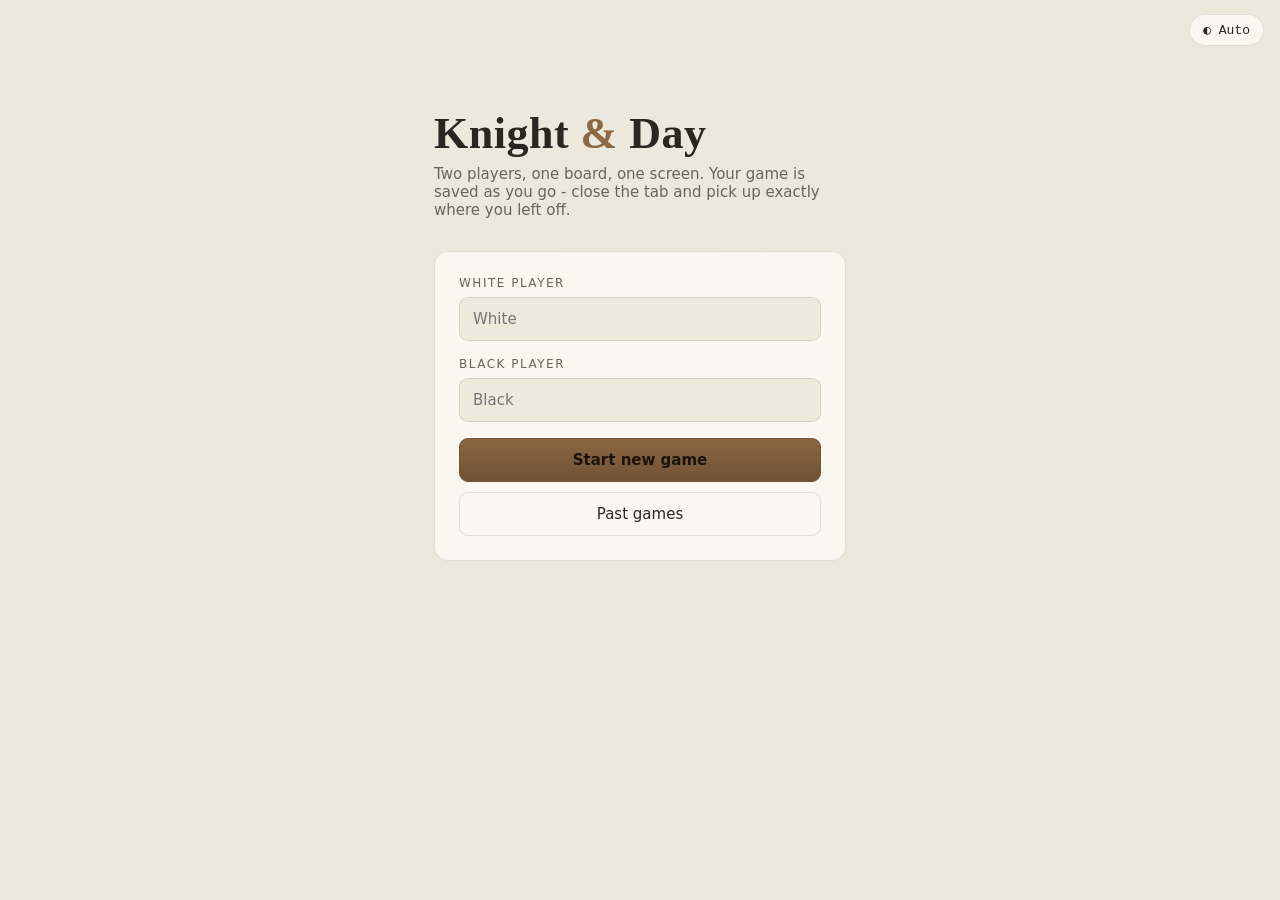
<file: frontend/index.html>
<!DOCTYPE html>
<html lang="en">
<head>
  <meta charset="UTF-8" />
  <meta name="viewport" content="width=device-width, initial-scale=1.0" />
  <title>Knight &amp; Day - Chess</title>
  <script src="js/theme.js"></script>
  <link rel="stylesheet" href="css/style.css" />
</head>
<body>
  <button id="themeBtn" class="theme-btn" onclick="cycleTheme()">◐ Auto</button>

  <main class="menu">
    <h1 class="brand">Knight&nbsp;<span class="accent">&amp;</span>&nbsp;Day</h1>
    <p class="tagline">Two players, one board, one screen. Your game is saved as you go -
      close the tab and pick up exactly where you left off.</p>

    <div class="card">
      <div class="field">
        <label for="white">White player</label>
        <input id="white" type="text" placeholder="White" maxlength="24" />
      </div>
      <div class="field">
        <label for="black">Black player</label>
        <input id="black" type="text" placeholder="Black" maxlength="24" />
      </div>

      <button id="start" class="btn btn-primary">Start new game</button>
      <button id="continue" class="btn btn-ghost" style="display:none;">Continue last game</button>
      <button id="history" class="btn btn-ghost">Past games</button>
    </div>
  </main>

  <div id="toast" class="toast"></div>

  <script src="js/config.js"></script>
  <script src="js/menu.js"></script>
</body>
</html>
</file>
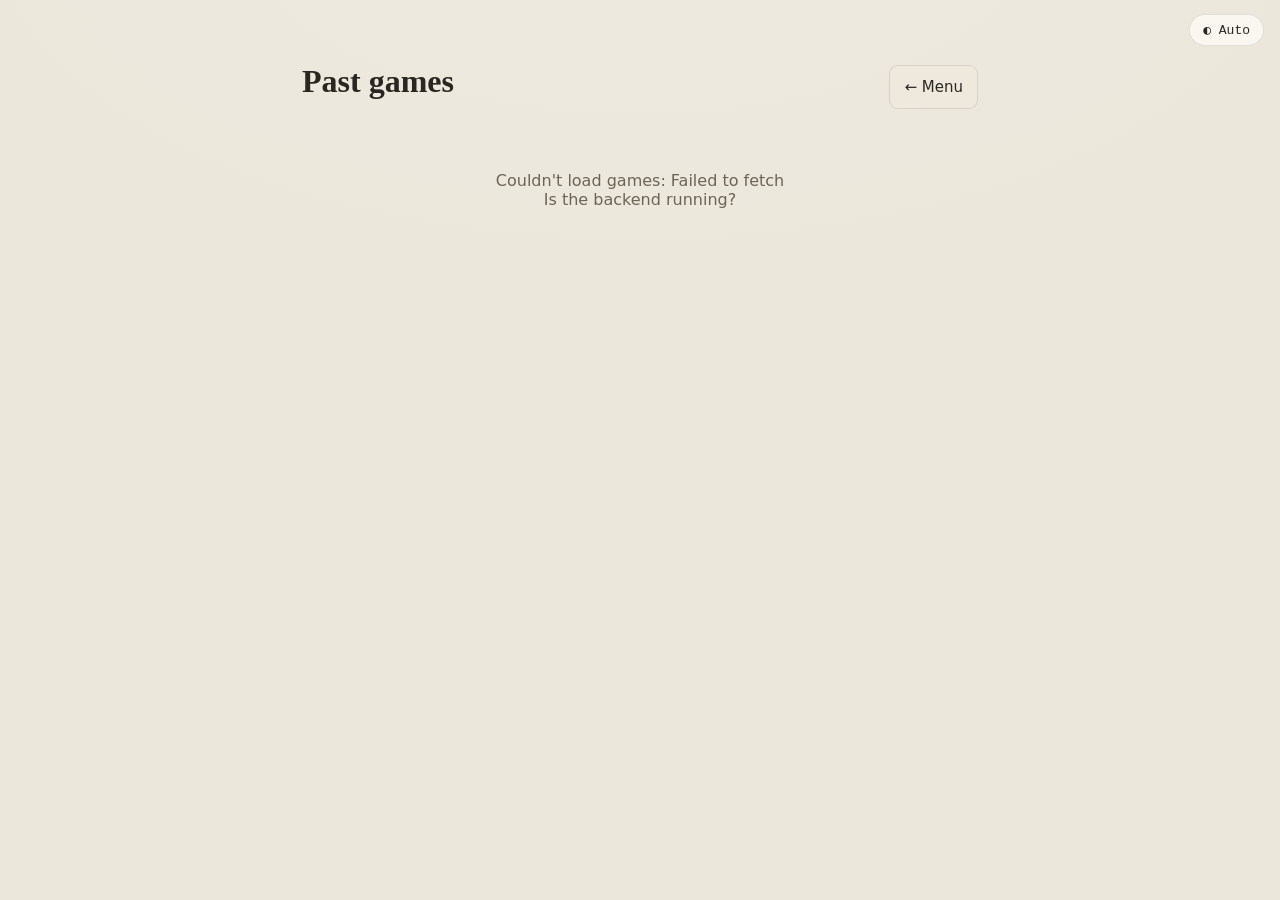
<file: frontend/history.html>
<!DOCTYPE html>
<html lang="en">
<head>
  <meta charset="UTF-8" />
  <meta name="viewport" content="width=device-width, initial-scale=1.0" />
  <title>Past games - Chess</title>
  <script src="js/theme.js"></script>
  <link rel="stylesheet" href="css/style.css" />
</head>
<body>
  <button id="themeBtn" class="theme-btn" onclick="cycleTheme()">◐ Auto</button>

  <main class="page">
    <div class="page-head">
      <h1>Past games</h1>
      <button id="back" class="btn" style="width:auto;">← Menu</button>
    </div>
    <div id="list" class="history-list">
      <div class="empty-state">Loading…</div>
    </div>
  </main>

  <div id="toast" class="toast"></div>

  <script src="js/config.js"></script>
  <script src="js/history.js"></script>
</body>
</html>
</file>
<file: frontend/css/style.css>
/* ============================================================
   Theme tokens. Dark is the default; light is applied either
   automatically (OS preference) or manually (data-theme).
   ============================================================ */
:root {
  --bg:        #1b1d23;
  --panel:     #23262e;
  --panel-2:   #2b2f39;
  --text:      #ece6d8;
  --muted:     #8a8f99;
  --walnut:    #b5895c;
  --walnut-dk: #8c6843;
  --line:      rgba(255,255,255,0.08);
  --stripe:    rgba(255,255,255,0.03);
  --danger:    #c2625a;
  --success:   #6f9e6b;
  --hl-last:   rgba(181,137,92,0.50);   /* last move */
  --hl-check:  rgba(196,72,64,0.60);    /* king in check */
  --dot:       rgba(20,20,20,0.22);     /* legal-move dot */

  --serif: Georgia, "Times New Roman", serif;
  --mono: "SF Mono", "JetBrains Mono", Menlo, Consolas, "Courier New", monospace;
  --sans: system-ui, -apple-system, "Segoe UI", Roboto, sans-serif;
}

/* light theme values */
@media (prefers-color-scheme: light) {
  :root:not([data-theme]) {
    --bg:        #ece7db;
    --panel:     #faf7f1;
    --panel-2:   #efe9dd;
    --text:      #2a2723;
    --muted:     #6b6457;
    --walnut:    #8c6843;
    --walnut-dk: #6f5234;
    --line:      rgba(0,0,0,0.10);
    --stripe:    rgba(0,0,0,0.04);
    --hl-last:   rgba(150,110,60,0.45);
    --dot:       rgba(20,20,20,0.28);
  }
}
html[data-theme="light"] {
  --bg:        #ece7db;
  --panel:     #faf7f1;
  --panel-2:   #efe9dd;
  --text:      #2a2723;
  --muted:     #6b6457;
  --walnut:    #8c6843;
  --walnut-dk: #6f5234;
  --line:      rgba(0,0,0,0.10);
  --stripe:    rgba(0,0,0,0.04);
  --hl-last:   rgba(150,110,60,0.45);
  --dot:       rgba(20,20,20,0.28);
}

* { box-sizing: border-box; }

html, body {
  margin: 0;
  min-height: 100vh;
  background: radial-gradient(1200px 600px at 50% -10%,
              color-mix(in srgb, var(--bg) 88%, #fff 12%) 0%, var(--bg) 60%);
  color: var(--text);
  font-family: var(--sans);
  -webkit-font-smoothing: antialiased;
}
a { color: var(--walnut); }

/* theme toggle button (top-right on every page) */
.theme-btn {
  position: fixed;
  top: 14px; right: 16px;
  z-index: 60;
  background: var(--panel);
  color: var(--text);
  border: 1px solid var(--line);
  border-radius: 999px;
  padding: 7px 13px;
  font-size: 13px;
  font-family: var(--mono);
  cursor: pointer;
}
.theme-btn:hover { border-color: var(--walnut); }

/* ---------------- main menu ---------------- */
.menu { max-width: 460px; margin: 0 auto; padding: 12vh 24px 6vh; }
.brand { font-family: var(--serif); font-size: 44px; letter-spacing: 0.5px; margin: 0 0 6px; }
.brand .accent { color: var(--walnut); }
.tagline { color: var(--muted); margin: 0 0 32px; font-size: 15px; }

.card { background: var(--panel); border: 1px solid var(--line); border-radius: 14px; padding: 24px; }
.field { margin-bottom: 16px; }
.field label {
  display: block; font-size: 12px; letter-spacing: 1.5px; text-transform: uppercase;
  color: var(--muted); margin-bottom: 7px;
}
.field input {
  width: 100%; background: var(--panel-2); border: 1px solid var(--line);
  border-radius: 9px; padding: 12px 13px; color: var(--text); font-size: 15px; font-family: var(--sans);
}
.field input:focus { outline: none; border-color: var(--walnut); }

.btn {
  display: inline-flex; align-items: center; justify-content: center; gap: 8px; width: 100%;
  border: 1px solid var(--line); background: var(--panel-2); color: var(--text);
  font-family: var(--sans); font-size: 15px; padding: 12px 14px; border-radius: 9px; cursor: pointer;
  transition: transform .04s ease, background .15s ease, border-color .15s ease;
}
.btn:hover { border-color: var(--walnut); }
.btn:active { transform: translateY(1px); }
.btn:focus-visible { outline: 2px solid var(--walnut); outline-offset: 2px; }
.btn-primary {
  background: linear-gradient(180deg, var(--walnut) 0%, var(--walnut-dk) 100%);
  border-color: var(--walnut-dk); color: #1c1408; font-weight: 600;
}
.btn-primary:hover { filter: brightness(1.06); }
.btn + .btn { margin-top: 10px; }
.btn-ghost { background: transparent; }

/* ---------------- game layout (fills the screen, scales with it) ---------------- */
.game-wrap {
  display: flex; flex-wrap: wrap;
  gap: clamp(16px, 2.5vw, 40px);
  align-items: center; justify-content: center;
  padding: 2vh 20px; min-height: 100vh; margin: 0 auto;
  --board-size: min(86vw, 76vh, 700px);
}
.board-col { width: var(--board-size); }
#board { width: 100%; }
.board-foot { margin-top: 10px; font-family: var(--mono); font-size: 12px; color: var(--muted); text-align: center; }

.panel-col {
  width: min(86vw, 360px);
  background: var(--panel); border: 1px solid var(--line); border-radius: 14px;
  overflow: hidden; display: flex; flex-direction: column;
}
.panel-head { padding: 16px 18px; border-bottom: 1px solid var(--line); }
.players { display: flex; justify-content: space-between; gap: 10px; }
.player { font-family: var(--serif); font-size: 17px; }
.player .dot { display: inline-block; width: 10px; height: 10px; border-radius: 50%; margin-right: 7px; vertical-align: 1px; border: 1px solid var(--line); }
.dot.white { background: #f4efe4; }
.dot.black { background: #15171c; }

.turn { margin-top: 12px; font-family: var(--mono); font-size: 13px; letter-spacing: 1px; text-transform: uppercase; color: var(--walnut); }
.turn.over { color: var(--success); }

/* captured pieces */
.captures { margin-top: 12px; display: grid; gap: 5px; }
.cap-row { display: flex; align-items: center; gap: 8px; font-size: 13px; }
.cap-name { color: var(--muted); width: 46px; flex: 0 0 auto; font-family: var(--mono); font-size: 11px; text-transform: uppercase; }
.cap-pieces { font-size: 18px; line-height: 1; letter-spacing: 1px; color: var(--text); flex: 1 1 auto; min-height: 18px; }
.cap-adv { font-family: var(--mono); font-size: 12px; color: var(--success); flex: 0 0 auto; }

/* move scoresheet */
.scoresheet { flex: 1 1 auto; min-height: 0; max-height: 34vh; overflow-y: auto; padding: 8px 10px; font-family: var(--mono); font-size: 14px; }
.move-row { display: grid; grid-template-columns: 34px 1fr 1fr; gap: 6px; padding: 4px 6px; border-radius: 6px; }
.move-row:nth-child(odd) { background: var(--stripe); }
.move-row .num { color: var(--muted); }
.move-row .ply { cursor: pointer; padding: 0 4px; border-radius: 4px; }
.move-row .ply:hover { background: var(--walnut); color: #1c1408; }
.move-row .ply.active { background: var(--walnut); color: #1c1408; }
.scoresheet .empty { color: var(--muted); padding: 10px 6px; font-style: italic; }

.panel-actions { display: grid; grid-template-columns: 1fr 1fr; gap: 10px; padding: 14px; border-top: 1px solid var(--line); flex: 0 0 auto; }
.panel-actions .btn { width: 100%; margin: 0; }
.panel-actions .full { grid-column: 1 / -1; }

/* board square highlights (added/removed via JS) */
#board .square-55d63.hl-last { box-shadow: inset 0 0 0 9999px var(--hl-last); }
#board .square-55d63.hl-check { box-shadow: inset 0 0 0 9999px var(--hl-check); }
#board .square-55d63.hl-dot::after {
  content: ""; position: absolute; left: 50%; top: 50%; width: 28%; height: 28%;
  transform: translate(-50%, -50%); border-radius: 50%; background: var(--dot); pointer-events: none;
}

/* game-over overlay */
.overlay {
  position: fixed; inset: 0; display: none; align-items: center; justify-content: center;
  background: rgba(0,0,0,0.55); z-index: 70; padding: 20px;
}
.overlay.show { display: flex; }
.overlay-card {
  background: var(--panel); border: 1px solid var(--line); border-radius: 16px;
  padding: 28px; width: min(92vw, 380px); text-align: center;
}
.overlay-card h2 { font-family: var(--serif); margin: 0 0 6px; font-size: 26px; }
.overlay-card p { color: var(--muted); margin: 0 0 20px; }
.overlay-card .btn + .btn { margin-top: 10px; }

/* ---------------- history list ---------------- */
.page { max-width: 720px; margin: 0 auto; padding: 7vh 22px 8vh; }
.page-head { display: flex; align-items: baseline; justify-content: space-between; margin-bottom: 22px; gap: 12px; }
.page-head h1 { font-family: var(--serif); font-size: 32px; margin: 0; }
.history-list { display: grid; gap: 10px; }
.history-item {
  display: grid; grid-template-columns: 1fr auto; gap: 6px 14px; align-items: center;
  background: var(--panel); border: 1px solid var(--line); border-radius: 12px;
  padding: 14px 16px; cursor: pointer; text-decoration: none; color: var(--text);
  transition: border-color .15s ease, transform .04s ease;
}
.history-item:hover { border-color: var(--walnut); }
.history-item:active { transform: translateY(1px); }
.hi-players { font-family: var(--serif); font-size: 17px; }
.hi-result { font-family: var(--mono); font-size: 12px; text-transform: uppercase; letter-spacing: 1px; }
.hi-result.win { color: var(--success); }
.hi-result.draw { color: var(--muted); }
.hi-result.ongoing { color: var(--walnut); }
.hi-meta { grid-column: 1 / -1; color: var(--muted); font-family: var(--mono); font-size: 12px; }
.empty-state { color: var(--muted); text-align: center; padding: 40px 0; }

/* ---------------- analysis controls ---------------- */
.analysis-controls { display: grid; grid-template-columns: repeat(4, 1fr); gap: 8px; padding: 14px; border-top: 1px solid var(--line); flex: 0 0 auto; }
.analysis-controls .btn { width: 100%; margin: 0; font-family: var(--mono); }

/* ---------------- toast ---------------- */
.toast {
  position: fixed; left: 50%; bottom: 26px; transform: translateX(-50%) translateY(20px);
  background: var(--panel-2); border: 1px solid var(--line); border-left: 3px solid var(--danger);
  color: var(--text); padding: 12px 16px; border-radius: 10px; font-size: 14px; max-width: 86vw;
  opacity: 0; pointer-events: none; transition: opacity .2s ease, transform .2s ease; z-index: 80;
}
.toast.show { opacity: 1; transform: translateX(-50%) translateY(0); }
.toast.ok { border-left-color: var(--success); }

/* ---------------- wide screens: board + panel side by side, full height ---------------- */
@media (min-width: 900px) {
  .game-wrap { flex-wrap: nowrap; --board-size: min(82vh, calc(96vw - 410px)); }
  .panel-col { height: var(--board-size); width: 380px; }
  .scoresheet { max-height: none; }
}

@media (prefers-reduced-motion: reduce) { * { transition: none !important; } }
</file>
